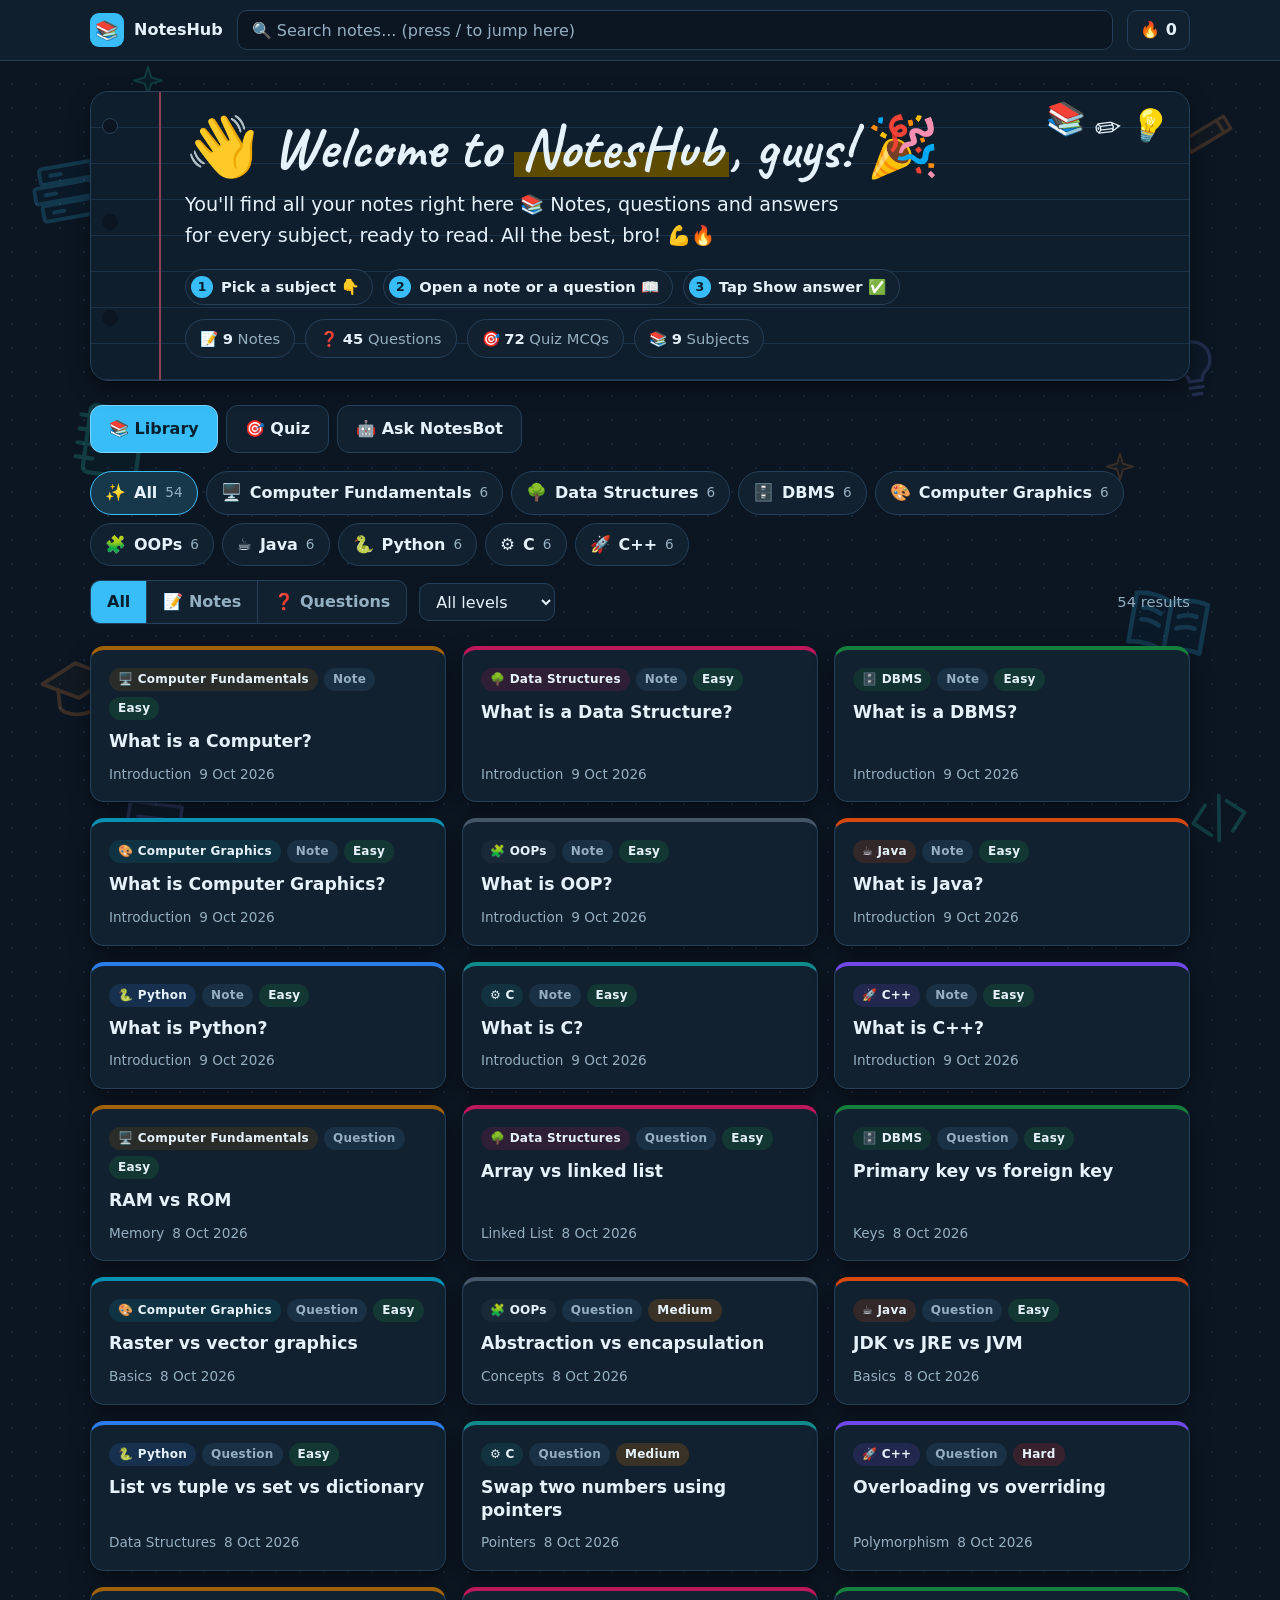
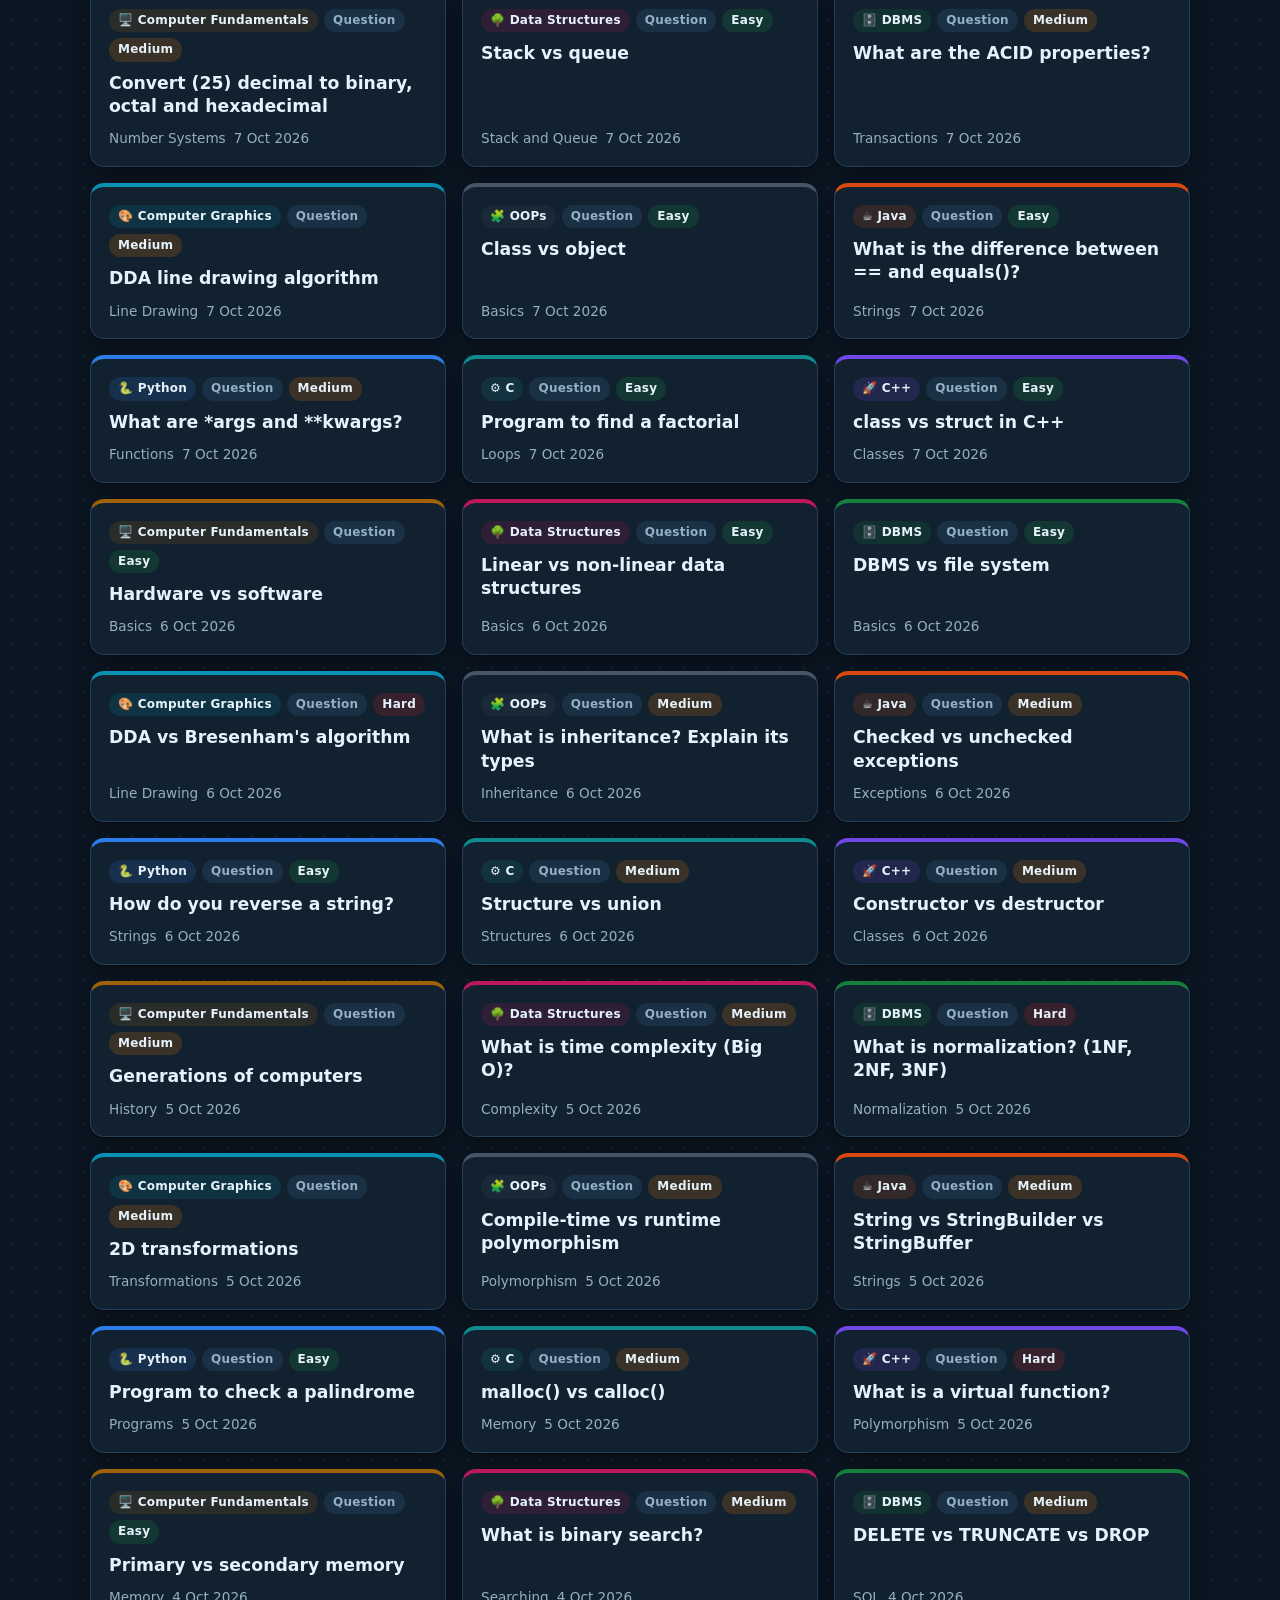
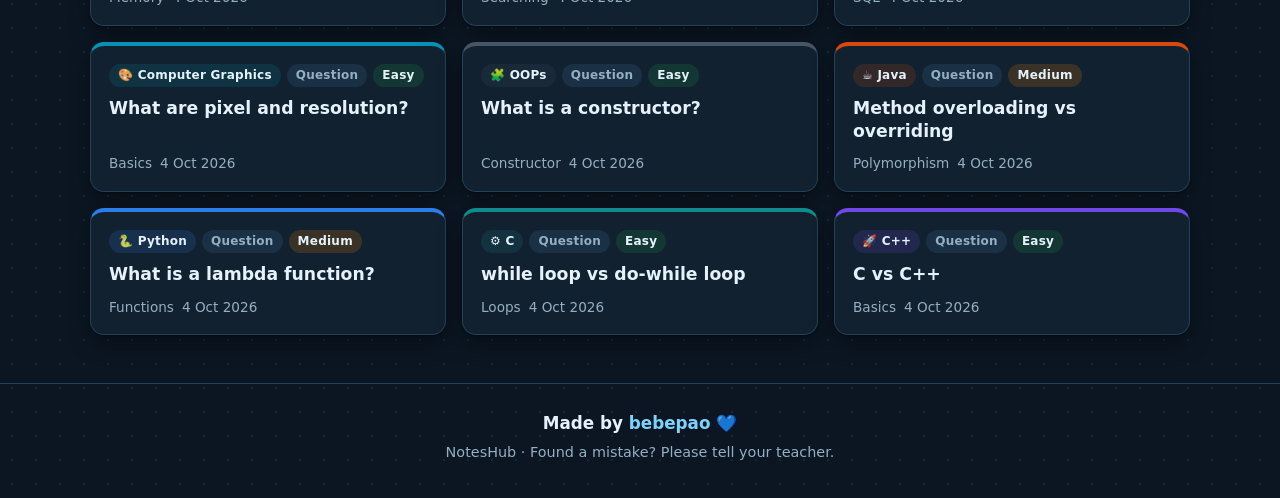
<file: index.html>
<!DOCTYPE html>
<html lang="en">
<head>
  <meta charset="UTF-8">
  <meta name="viewport" content="width=device-width, initial-scale=1">
  <title>NotesHub</title>
  <meta name="description" content="All your notes in one place: Computer Fundamentals, Data Structures, DBMS, Computer Graphics, OOPs, Java, Python, C and C++. With quizzes, a study streak and NotesBot.">
  <!-- Handwriting font for the welcome title. Optional: the site works without internet too. -->
  <link rel="preconnect" href="https://fonts.googleapis.com">
  <link rel="preconnect" href="https://fonts.gstatic.com" crossorigin>
  <link href="https://fonts.googleapis.com/css2?family=Caveat:wght@600;700&display=swap" rel="stylesheet">
  <link rel="stylesheet" href="style.css">
</head>
<body>

  <!-- Decorative background: books, notebooks, pencils and more -->
  <div class="doodles" aria-hidden="true">
    <svg width="0" height="0" style="position:absolute" focusable="false">
      <defs>
        <symbol id="d-books" viewBox="0 0 64 64">
          <g fill="currentColor" fill-opacity=".14" stroke="currentColor" stroke-width="3" stroke-linejoin="round" stroke-linecap="round">
            <rect x="10" y="44" width="46" height="12" rx="2"/>
            <rect x="6" y="30" width="44" height="12" rx="2"/>
            <rect x="12" y="16" width="40" height="12" rx="2"/>
            <path d="M18 50h8M14 36h8M20 22h8" fill="none"/>
          </g>
        </symbol>
        <symbol id="d-openbook" viewBox="0 0 64 64">
          <g fill="currentColor" fill-opacity=".14" stroke="currentColor" stroke-width="3" stroke-linejoin="round" stroke-linecap="round">
            <path d="M32 18c-6-4-16-5-24-3v33c8-2 18-1 24 3 6-4 16-5 24-3V15c-8-2-18-1-24 3z"/>
            <path d="M32 18v33" fill="none"/>
            <path d="M14 24c4-1 8 0 12 2M14 32c4-1 8 0 12 2M38 26c4-2 8-3 12-2M38 34c4-2 8-3 12-2" fill="none"/>
          </g>
        </symbol>
        <symbol id="d-notebook" viewBox="0 0 64 64">
          <g fill="currentColor" fill-opacity=".14" stroke="currentColor" stroke-width="3" stroke-linejoin="round" stroke-linecap="round">
            <rect x="16" y="8" width="38" height="48" rx="4"/>
            <path d="M10 16h12M10 26h12M10 36h12M10 46h12" fill="none"/>
            <path d="M28 20h18M28 29h18M28 38h12" fill="none"/>
          </g>
        </symbol>
        <symbol id="d-pencil" viewBox="0 0 64 64">
          <g fill="currentColor" fill-opacity=".14" stroke="currentColor" stroke-width="3" stroke-linejoin="round" stroke-linecap="round">
            <path d="M10 54l4-13L43 12l9 9-29 29z"/>
            <path d="M38 17l9 9M14 41l9 9" fill="none"/>
          </g>
        </symbol>
        <symbol id="d-sticky" viewBox="0 0 64 64">
          <g fill="currentColor" fill-opacity=".14" stroke="currentColor" stroke-width="3" stroke-linejoin="round" stroke-linecap="round">
            <path d="M10 10h44v30L40 54H10z"/>
            <path d="M40 54V40h14" fill="none"/>
            <path d="M18 22h28M18 31h20" fill="none"/>
          </g>
        </symbol>
        <symbol id="d-cap" viewBox="0 0 64 64">
          <g fill="currentColor" fill-opacity=".14" stroke="currentColor" stroke-width="3" stroke-linejoin="round" stroke-linecap="round">
            <path d="M32 12L4 26l28 14 28-14z"/>
            <path d="M16 33v12c0 4 7 8 16 8s16-4 16-8V33M58 27v17" fill="none"/>
          </g>
        </symbol>
        <symbol id="d-bulb" viewBox="0 0 64 64">
          <g fill="currentColor" fill-opacity=".14" stroke="currentColor" stroke-width="3" stroke-linejoin="round" stroke-linecap="round">
            <path d="M32 8a16 16 0 0 0-9 29c2 2 3 4 3 7h12c0-3 1-5 3-7A16 16 0 0 0 32 8z"/>
            <path d="M26 50h12M28 56h8" fill="none"/>
          </g>
        </symbol>
        <symbol id="d-code" viewBox="0 0 64 64">
          <g fill="none" stroke="currentColor" stroke-width="3.5" stroke-linejoin="round" stroke-linecap="round">
            <path d="M22 18L8 32l14 14M42 18l14 14-14 14M36 12l-8 40"/>
          </g>
        </symbol>
        <symbol id="d-spark" viewBox="0 0 64 64">
          <g fill="currentColor" fill-opacity=".2" stroke="currentColor" stroke-width="3" stroke-linejoin="round">
            <path d="M32 6l5 17 17 5-17 5-5 17-5-17-17-5 17-5z"/>
          </g>
        </symbol>
      </defs>
    </svg>

    <svg class="d k1" style="left:2%;  top:16%; --s:84px; --r:-10deg"><use href="#d-books"/></svg>
    <svg class="d k2" style="right:3%; top:11%; --s:72px; --r:14deg"><use href="#d-pencil"/></svg>
    <svg class="d k3" style="left:5%;  top:44%; --s:90px; --r:8deg"><use href="#d-notebook"/></svg>
    <svg class="d k4" style="right:4%; top:37%; --s:70px; --r:-8deg"><use href="#d-bulb"/></svg>
    <svg class="d k2" style="left:3%;  top:72%; --s:80px; --r:-6deg"><use href="#d-cap"/></svg>
    <svg class="d k1" style="right:5%; top:64%; --s:96px; --r:10deg"><use href="#d-openbook"/></svg>
    <svg class="d k3" style="right:2%; top:87%; --s:70px; --r:-12deg"><use href="#d-code"/></svg>
    <svg class="d k4" style="left:9%;  top:88%; --s:76px; --r:7deg"><use href="#d-sticky"/></svg>
    <svg class="d k3" style="left:10%; top:7%;  --s:40px; --r:0deg"><use href="#d-spark"/></svg>
    <svg class="d k2" style="right:11%;top:50%; --s:38px; --r:0deg"><use href="#d-spark"/></svg>
    <svg class="d k4" style="left:12%; top:58%; --s:36px; --r:0deg"><use href="#d-spark"/></svg>
  </div>

  <header class="topbar">
    <div class="wrap topbar-inner">
      <a class="brand" href="./" aria-label="NotesHub home">
        <span class="brand-mark" aria-hidden="true">📚</span>
        <span class="brand-name">NotesHub</span>
      </a>
      <div class="search">
        <label for="search" class="sr-only">Search notes and questions</label>
        <input id="search" type="search" placeholder="🔍 Search notes... (press / to jump here)" autocomplete="off">
      </div>
      <button id="streakBtn" class="streak" type="button" aria-label="Your study streak" title="Your study streak">
        <span aria-hidden="true">🔥</span><span id="streakNum">0</span>
      </button>
    </div>
  </header>

  <main class="wrap">

    <section class="hero">
      <div class="notebook">
        <p class="stickers" aria-hidden="true"><span>📚</span><span>✏️</span><span>💡</span></p>

        <h1><span class="wave" aria-hidden="true">👋</span> Welcome to <span class="hl">NotesHub</span>, guys! 🎉</h1>
        <p class="lead">You'll find all your notes right here 📚 Notes, questions and answers for every subject, ready to read. All the best, bro! 💪🔥</p>

        <ol class="howto" aria-label="How to use this site">
          <li>Pick a subject 👇</li>
          <li>Open a note or a question 📖</li>
          <li>Tap Show answer ✅</li>
        </ol>

        <ul class="stats" id="stats" aria-label="Site statistics"></ul>
      </div>
    </section>

    <nav class="tabs" id="tabs" aria-label="Sections">
      <button type="button" id="tab-library" data-view="library" aria-selected="true" aria-controls="view-library">📚 Library</button>
      <button type="button" id="tab-quiz" data-view="quiz" aria-selected="false" aria-controls="view-quiz">🎯 Quiz</button>
      <button type="button" id="tab-ask" data-view="ask" aria-selected="false" aria-controls="view-ask">🤖 Ask NotesBot</button>
    </nav>

    <!-- LIBRARY -->
    <div id="view-library" class="view">
      <section class="controls" aria-label="Filters">
        <div class="chips" id="subjectChips" role="group" aria-label="Choose a subject"></div>

        <div class="row">
          <div class="seg" id="typeSeg" role="group" aria-label="Choose a type">
            <button type="button" data-type="all" class="on" aria-pressed="true">All</button>
            <button type="button" data-type="note" aria-pressed="false">📝 Notes</button>
            <button type="button" data-type="question" aria-pressed="false">❓ Questions</button>
          </div>

          <label class="select">
            <span class="sr-only">Level</span>
            <select id="levelSel">
              <option value="all">All levels</option>
              <option value="Easy">🟢 Easy</option>
              <option value="Medium">🟠 Medium</option>
              <option value="Hard">🔴 Hard</option>
            </select>
          </label>

          <p class="count" id="count" aria-live="polite"></p>
        </div>
      </section>

      <section id="grid" class="grid" aria-label="List of notes and questions"></section>

      <div id="empty" class="empty" hidden>
        <p class="empty-title">Nothing found 🙈</p>
        <p>Try a different word or clear the filters.</p>
        <button id="resetBtn" class="btn" type="button">Clear filters</button>
      </div>
    </div>

    <!-- QUIZ -->
    <section id="view-quiz" class="view" hidden aria-label="Quiz">
      <div id="quizRoot"></div>
    </section>

    <!-- ASK NOTESBOT -->
    <section id="view-ask" class="view" hidden aria-label="Ask NotesBot">
      <div class="chat">
        <div class="chat-head">
          <span class="bot-avatar" aria-hidden="true">🤖</span>
          <div class="grow">
            <strong>NotesBot</strong>
            <p>Type any question. I search all the notes on this site and give you the best answer. Works offline.</p>
          </div>
          <button type="button" id="chatClear" class="btn small ghost">🧹 Clear</button>
        </div>

        <div id="chatLog" class="chat-log" aria-live="polite"></div>

        <div id="chatSuggest" class="suggest" aria-label="Example questions"></div>

        <form id="chatForm" class="chat-form" autocomplete="off">
          <label class="sr-only" for="chatInput">Your question</label>
          <input id="chatInput" type="text" placeholder="Ask anything, e.g. What is normalization?" maxlength="200">
          <button class="btn" type="submit">Send ➤</button>
        </form>
      </div>
    </section>

  </main>

  <footer class="footer">
    <div class="wrap">
      <p class="credit">Made by <strong>bebepao</strong> 💙</p>
      <p>NotesHub &middot; Found a mistake? Please tell your teacher.</p>
    </div>
  </footer>

  <!-- Reader (modal) -->
  <div id="overlay" class="overlay" hidden>
    <article class="reader" role="dialog" aria-modal="true" aria-labelledby="readerTitle" tabindex="-1">
      <header class="reader-head">
        <div class="reader-meta" id="readerMeta"></div>
        <button id="closeBtn" class="icon-btn" type="button" aria-label="Close">&times;</button>
      </header>
      <h2 id="readerTitle"></h2>
      <div id="readerBody" class="prose"></div>
      <footer class="reader-foot" id="readerFoot"></footer>
    </article>
  </div>

  <!-- Streak dialog -->
  <div id="dlg" class="overlay center" hidden>
    <div class="dialog" role="dialog" aria-modal="true" aria-labelledby="dlgTitle" tabindex="-1">
      <button id="dlgClose" class="icon-btn" type="button" aria-label="Close">&times;</button>
      <div id="dlgBody"></div>
    </div>
  </div>

  <div id="toast" class="toast" role="status" hidden></div>

  <script src="notes-data.js"></script>
  <script src="quiz-data.js"></script>
  <script src="app.js"></script>
  <script src="quiz.js"></script>
  <script src="ask.js"></script>
</body>
</html>
</file>
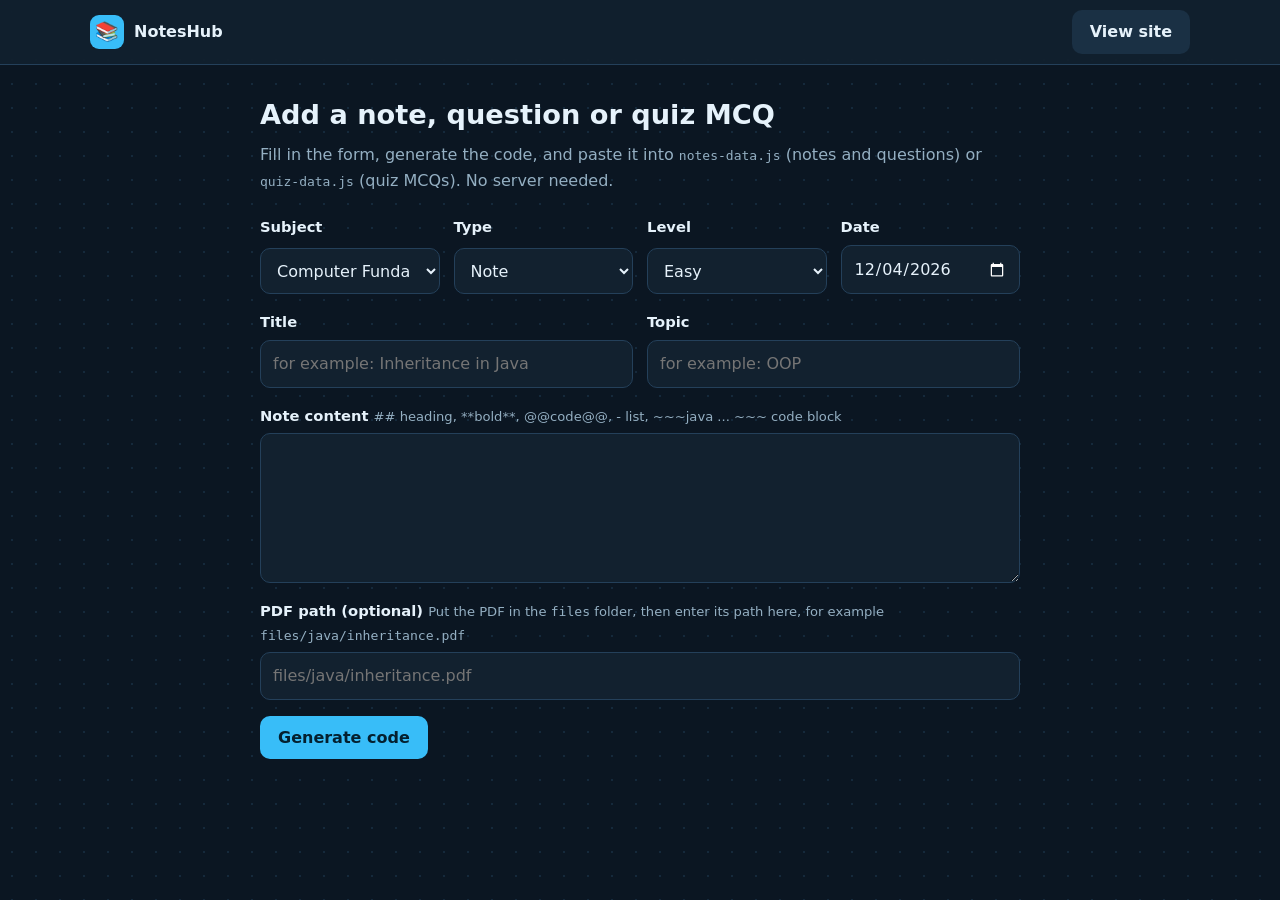
<file: admin.html>
<!DOCTYPE html>
<html lang="en">
<head>
  <meta charset="UTF-8">
  <meta name="viewport" content="width=device-width, initial-scale=1">
  <meta name="robots" content="noindex">
  <title>Add a Note | NotesHub</title>
  <link rel="stylesheet" href="style.css">
  <style>
    .admin { padding: 28px 0 56px; max-width: 760px; }
    .admin h1 { margin: 0 0 6px; font-size: 1.7rem; }
    .admin .lead { margin: 0 0 22px; color: var(--muted); }
    .form { display: grid; gap: 16px; }
    .two { display: grid; grid-template-columns: repeat(auto-fit, minmax(170px, 1fr)); gap: 14px; }
    .field { display: grid; gap: 6px; }
    .field label { font-weight: 700; font-size: .92rem; }
    .field .hint { color: var(--muted); font-size: .82rem; font-weight: 400; }
    .field input, .field select, .field textarea {
      width: 100%; padding: 10px 12px;
      border: 1px solid var(--line); border-radius: 10px; background: var(--surface);
    }
    .field textarea { min-height: 150px; resize: vertical; font-family: ui-monospace, Menlo, Consolas, monospace; font-size: .9rem; line-height: 1.5; }
    .out { margin-top: 26px; }
    .out pre { margin: 0; padding: 14px; border-radius: 12px; background: var(--code-bg); color: var(--code-ink); overflow-x: auto; font-size: .85rem; line-height: 1.5; max-height: 360px; }
    .steps { margin: 16px 0 0; padding-left: 20px; color: var(--muted); }
    .steps li { margin-bottom: 6px; }
    .actions { display: flex; flex-wrap: wrap; gap: 10px; align-items: center; }
    .actions .btn { margin-top: 0; }
    .err { color: #f87171; font-weight: 600; margin: 0; }
    [hidden] { display: none !important; }
  </style>
</head>
<body>

  <header class="topbar">
    <div class="wrap topbar-inner">
      <a class="brand" href="index.html">
        <span class="brand-mark" aria-hidden="true">📚</span>
        <span class="brand-name">NotesHub</span>
      </a>
      <span style="flex:1"></span>
      <a class="btn ghost" style="margin:0; text-decoration:none" href="index.html">View site</a>
    </div>
  </header>

  <main class="wrap admin">
    <h1>Add a note, question or quiz MCQ</h1>
    <p class="lead">Fill in the form, generate the code, and paste it into <code>notes-data.js</code> (notes and questions) or <code>quiz-data.js</code> (quiz MCQs). No server needed.</p>

    <form id="form" class="form" autocomplete="off">
      <div class="two">
        <div class="field">
          <label for="subject">Subject</label>
          <select id="subject">
            <option value="fundamentals">Computer Fundamentals</option>
            <option value="ds">Data Structures</option>
            <option value="dbms">DBMS</option>
            <option value="graphics">Computer Graphics</option>
            <option value="oops">OOPs</option>
            <option value="java">Java</option>
            <option value="python">Python</option>
            <option value="c">C</option>
            <option value="cpp">C++</option>
          </select>
        </div>
        <div class="field">
          <label for="type">Type</label>
          <select id="type">
            <option value="note">Note</option>
            <option value="question">Question</option>
            <option value="mcq">Quiz question (MCQ)</option>
          </select>
        </div>
        <div class="field" id="levelField">
          <label for="level">Level</label>
          <select id="level">
            <option>Easy</option>
            <option>Medium</option>
            <option>Hard</option>
          </select>
        </div>
        <div class="field" id="dateField">
          <label for="date">Date</label>
          <input id="date" type="date">
        </div>
      </div>

      <div class="two" id="titleRow">
        <div class="field">
          <label for="title">Title</label>
          <input id="title" type="text" placeholder="for example: Inheritance in Java">
        </div>
        <div class="field">
          <label for="topic">Topic</label>
          <input id="topic" type="text" placeholder="for example: OOP">
        </div>
      </div>

      <div class="field" id="contentField">
        <label for="content">Note content
          <span class="hint">## heading, **bold**, @@code@@, - list, ~~~java ... ~~~ code block</span>
        </label>
        <textarea id="content"></textarea>
      </div>

      <div class="field" id="questionField" hidden>
        <label for="question">Question</label>
        <textarea id="question"></textarea>
      </div>

      <div class="field" id="answerField" hidden>
        <label for="answer">Answer</label>
        <textarea id="answer"></textarea>
      </div>

      <div class="field" id="mcqFields" hidden>
        <div class="field">
          <label for="mq">Quiz question
            <span class="hint">You can use @@code@@ and **bold**</span>
          </label>
          <textarea id="mq" style="min-height:80px"></textarea>
        </div>
        <div class="two">
          <div class="field"><label for="o0">Option A</label><input id="o0" type="text"></div>
          <div class="field"><label for="o1">Option B</label><input id="o1" type="text"></div>
          <div class="field"><label for="o2">Option C</label><input id="o2" type="text"></div>
          <div class="field"><label for="o3">Option D</label><input id="o3" type="text"></div>
        </div>
        <div class="field">
          <label for="ans">Correct option</label>
          <select id="ans">
            <option value="0">A</option>
            <option value="1">B</option>
            <option value="2">C</option>
            <option value="3">D</option>
          </select>
        </div>
        <div class="field">
          <label for="expl">Short explanation (shown after the student answers)</label>
          <textarea id="expl" style="min-height:70px"></textarea>
        </div>
      </div>

      <div class="field" id="fileField">
        <label for="file">PDF path (optional)
          <span class="hint">Put the PDF in the <code>files</code> folder, then enter its path here, for example <code>files/java/inheritance.pdf</code></span>
        </label>
        <input id="file" type="text" placeholder="files/java/inheritance.pdf">
      </div>

      <p class="err" id="err" role="alert" hidden></p>

      <div class="actions">
        <button class="btn" type="submit">Generate code</button>
      </div>
    </form>

    <section class="out" id="out" hidden>
      <h2>Generated code</h2>
      <pre><code id="code"></code></pre>
      <div class="actions" style="margin-top:12px">
        <button class="btn" id="copyBtn" type="button">Copy code</button>
      </div>
      <ol class="steps" id="steps"></ol>
    </section>
  </main>

  <script src="notes-data.js"></script>
  <script src="quiz-data.js"></script>
  <script>
    (function () {
      "use strict";
      var $ = function (id) { return document.getElementById(id); };

      // Default to today's date
      var now = new Date();
      var iso = now.getFullYear() + "-" +
        String(now.getMonth() + 1).padStart(2, "0") + "-" +
        String(now.getDate()).padStart(2, "0");
      $("date").value = iso;

      function syncType() {
        var t = $("type").value;
        var isQ = t === "question";
        var isM = t === "mcq";
        $("contentField").hidden = t !== "note";
        $("questionField").hidden = !isQ;
        $("answerField").hidden = !isQ;
        $("mcqFields").hidden = !isM;
        ["levelField", "dateField", "titleRow", "fileField"].forEach(function (id) { $(id).hidden = isM; });
      }
      $("type").addEventListener("change", syncType);
      syncType();

      function slug(s) {
        return s.toLowerCase()
          .replace(/\+\+/g, "pp")
          .replace(/[^a-z0-9]+/g, "-")
          .replace(/^-+|-+$/g, "")
          .slice(0, 50);
      }

      function uniqueId(base) {
        var taken = {};
        (window.NOTES || []).forEach(function (n) { taken[n.id] = true; });
        var id = base, k = 2;
        while (taken[id]) { id = base + "-" + k; k++; }
        return id;
      }

      function showErr(msg) {
        $("err").textContent = msg;
        $("err").hidden = !msg;
      }

      $("form").addEventListener("submit", function (e) {
        e.preventDefault();
        showErr("");

        var type = $("type").value;
        var title = $("title").value.trim();
        var subject = $("subject").value;

        if (type === "mcq") { makeMcq(subject); return; }

        if (!title) { showErr("Please enter a title."); return; }

        var entry = {
          id: uniqueId(subject + "-" + (slug(title) || "note")),
          subject: subject,
          type: type,
          topic: $("topic").value.trim(),
          level: $("level").value,
          date: $("date").value,
          title: title
        };

        if (type === "note") {
          var c = $("content").value.trim();
          if (!c) { showErr("Please write the note content."); return; }
          entry.content = c;
        } else {
          var q = $("question").value.trim();
          var a = $("answer").value.trim();
          if (!q || !a) { showErr("Please write both the question and the answer."); return; }
          entry.question = q;
          entry.answer = a;
        }

        var file = $("file").value.trim();
        if (file) entry.file = file;

        // JSON is also a valid JavaScript object, so quotes and new lines stay safe.
        var text = JSON.stringify(entry, null, 2)
          .split("\n").map(function (l) { return "  " + l; }).join("\n") + ",";

        output(text, "notes-data.js", "window.NOTES = [");
      });

      function output(text, file, anchor) {
        $("code").textContent = text;
        $("steps").innerHTML =
          "<li>Open <code>" + file + "</code>.</li>" +
          "<li>Paste this code right below <code>" + anchor + "</code> (keep the comma at the end).</li>" +
          "<li>Save the file. Live Server will refresh the page automatically.</li>";
        $("out").hidden = false;
        $("out").scrollIntoView({ behavior: "smooth", block: "start" });
      }

      function makeMcq(subject) {
        var q = $("mq").value.trim();
        var opts = [0, 1, 2, 3].map(function (i) { return $("o" + i).value.trim(); });
        var expl = $("expl").value.trim();
        if (!q) { showErr("Please write the quiz question."); return; }
        if (opts.some(function (o) { return !o; })) { showErr("Please fill in all 4 options."); return; }
        if (!expl) { showErr("Please write a short explanation."); return; }
        var item = { s: subject, q: q, o: opts, a: +$("ans").value, e: expl };
        output("  " + JSON.stringify(item) + ",", "quiz-data.js", "window.QUIZ = [");
      }

      $("copyBtn").addEventListener("click", function () {
        var btn = this;
        var text = $("code").textContent;
        var done = function () {
          var old = btn.textContent;
          btn.textContent = "Copied";
          setTimeout(function () { btn.textContent = old; }, 1500);
        };
        if (navigator.clipboard && navigator.clipboard.writeText) {
          navigator.clipboard.writeText(text).then(done);
        } else {
          var ta = document.createElement("textarea");
          ta.value = text;
          document.body.appendChild(ta);
          ta.select();
          try { document.execCommand("copy"); } catch (err) { /* ignore */ }
          document.body.removeChild(ta);
          done();
        }
      });
    })();
  </script>
</body>
</html>
</file>
<file: style.css>
/* ---------- Theme: dark with sky blue accent ---------- */
:root {
  color-scheme: dark;
  --bg: #0b1622;
  --surface: #12212f;
  --text: #e6f2fb;
  --muted: #94afc2;
  --line: #24405a;
  --accent: #38bdf8;
  --accent-ink: #04202f;
  --accent-strong: #7dd3fc;
  --code-bg: #07111b;
  --code-ink: #e6f2fb;
  --inline-code: #1a3044;
  --shadow: 0 1px 2px rgba(0, 0, 0, .45), 0 8px 22px rgba(0, 0, 0, .35);
  --radius: 14px;
  --dot: #15293b;
  --paper: #0f1e2c;
  --rule: #1b3348;
  --margin: #8a4455;
  --hl: #5c4b00;
  --d1: #38bdf8;
  --d2: #fb923c;
  --d3: #2dd4bf;
  --d4: #818cf8;
  --do: .2;
  --hand: "Caveat", "Segoe Print", "Bradley Hand", "Comic Sans MS", cursive;
}

/* ---------- Base ---------- */
* { box-sizing: border-box; }

html { -webkit-text-size-adjust: 100%; }

body {
  margin: 0;
  background-color: var(--bg);
  background-image: radial-gradient(var(--dot) 1.2px, transparent 1.3px);
  background-size: 24px 24px;
  color: var(--text);
  font-family: system-ui, -apple-system, "Segoe UI", Roboto, "Noto Sans", "Noto Sans Devanagari", sans-serif;
  line-height: 1.6;
}

body.lock { overflow: hidden; }

.wrap { width: min(1100px, 100% - 32px); margin-inline: auto; }

.sr-only {
  position: absolute; width: 1px; height: 1px; margin: -1px; padding: 0;
  overflow: hidden; clip: rect(0, 0, 0, 0); white-space: nowrap; border: 0;
}

button, input, select, textarea { font: inherit; color: inherit; }

:focus-visible { outline: 3px solid var(--accent-strong); outline-offset: 2px; }

/* ---------- Top bar ---------- */
.topbar {
  position: sticky; top: 0; z-index: 20;
  background: color-mix(in srgb, var(--surface) 92%, transparent);
  backdrop-filter: blur(8px);
  border-bottom: 1px solid var(--line);
}

.topbar-inner { display: flex; align-items: center; gap: 14px; padding-block: 10px; }

.brand { display: flex; align-items: center; gap: 10px; text-decoration: none; color: var(--text); font-weight: 700; }

.brand-mark {
  display: grid; place-items: center;
  width: 34px; height: 34px; border-radius: 9px;
  background: var(--accent); color: var(--accent-ink);
  font-size: 19px; line-height: 1;
}

.search { flex: 1; min-width: 0; }

.search input {
  width: 100%; height: 40px; padding: 0 14px;
  border: 1px solid var(--line); border-radius: 10px;
  background: var(--bg);
}

.search input::placeholder { color: var(--muted); }

.icon-btn {
  display: grid; place-items: center;
  width: 40px; height: 40px; flex: none;
  border: 1px solid var(--line); border-radius: 10px;
  background: var(--surface); cursor: pointer; font-size: 20px; line-height: 1;
}

.icon-btn:hover { border-color: var(--accent-strong); }

/* ---------- Background doodles ---------- */
.doodles { position: fixed; inset: 0; z-index: 0; overflow: hidden; pointer-events: none; }
.doodles .d { position: absolute; width: var(--s); height: var(--s); transform: rotate(var(--r)); opacity: var(--do); color: var(--d1); }
.doodles .k1 { color: var(--d1); }
.doodles .k2 { color: var(--d2); }
.doodles .k3 { color: var(--d3); }
.doodles .k4 { color: var(--d4); }

main, .footer { position: relative; z-index: 1; }

/* ---------- Hero (notebook page) ---------- */
.hero { padding: 30px 0 14px; }

.notebook {
  --m: clamp(36px, 7vw, 68px);
  position: relative;
  padding: 24px clamp(16px, 4vw, 36px) 22px calc(var(--m) + clamp(14px, 3vw, 26px));
  border: 1px solid var(--line);
  border-radius: 18px;
  background:
    linear-gradient(to right, transparent var(--m), var(--margin) var(--m), var(--margin) calc(var(--m) + 2px), transparent calc(var(--m) + 2px)),
    repeating-linear-gradient(to bottom, transparent 0, transparent 35px, var(--rule) 35px, var(--rule) 36px),
    var(--paper);
  box-shadow: var(--shadow);
  overflow: hidden;
}

/* punched holes */
.notebook::before {
  content: "";
  position: absolute; left: 11px; top: 26px;
  width: 14px; height: 14px; border-radius: 50%;
  background: var(--bg); border: 1px solid var(--line);
  box-shadow: 0 96px 0 var(--bg), 0 192px 0 var(--bg);
}

.hero h1 {
  margin: 0 0 10px;
  font-family: var(--hand);
  font-weight: 700;
  font-size: clamp(2.2rem, 4.4vw + 1rem, 3.7rem);
  line-height: 1.08;
  text-wrap: balance;
}

.hl {
  padding: 0 .12em;
  background: linear-gradient(transparent 56%, var(--hl) 56%, var(--hl) 90%, transparent 90%);
}

.wave { display: inline-block; transform-origin: 70% 75%; animation: wave 1.8s ease-in-out 1; }

@keyframes wave {
  0%, 100% { transform: rotate(0); }
  20% { transform: rotate(16deg); }
  40% { transform: rotate(-10deg); }
  60% { transform: rotate(14deg); }
  80% { transform: rotate(-6deg); }
}

.hero .lead { margin: 0; max-width: 56ch; color: var(--text); font-size: clamp(1.02rem, .9rem + .5vw, 1.2rem); font-weight: 500; }

.stickers { position: absolute; top: 14px; right: 20px; display: flex; gap: 8px; margin: 0; font-size: 2rem; line-height: 1; transform: rotate(5deg); }
.stickers span:nth-child(2) { transform: rotate(-12deg) translateY(6px); }
.stickers span:nth-child(3) { transform: rotate(10deg); }

@media (min-width: 701px) { .notebook h1 { padding-right: 140px; } }
@media (max-width: 700px) { .stickers { display: none; } }

.howto { counter-reset: step; display: flex; flex-wrap: wrap; gap: 8px 10px; margin: 18px 0 0; padding: 0; list-style: none; }

.howto li {
  counter-increment: step;
  display: inline-flex; align-items: center; gap: 8px;
  padding: 5px 13px 5px 5px; border: 1px solid var(--line); border-radius: 999px;
  background: var(--surface); font-size: .92rem; font-weight: 600;
}

.howto li::before {
  content: counter(step);
  display: grid; place-items: center; width: 22px; height: 22px; border-radius: 50%;
  background: var(--accent); color: var(--accent-ink); font-size: .78rem; font-weight: 800;
}

.stats { display: flex; flex-wrap: wrap; gap: 10px; margin: 14px 0 0; padding: 0; list-style: none; }

.stats li {
  padding: 7px 14px; border: 1px solid var(--line); border-radius: 999px;
  background: var(--surface); font-size: .92rem; color: var(--muted);
}

.stats strong { color: var(--text); }

@media (max-width: 700px) { .doodles .d { width: calc(var(--s) * .62); height: calc(var(--s) * .62); } }

/* ---------- Controls ---------- */
.controls { margin: 18px 0 22px; display: grid; gap: 14px; }

.chips { display: flex; flex-wrap: wrap; gap: 8px; }

.chip {
  --c: var(--accent);
  display: inline-flex; align-items: center; gap: 8px;
  padding: 8px 14px; border-radius: 999px;
  border: 1px solid var(--line); background: var(--surface);
  cursor: pointer; font-weight: 600;
}

.chip .dot { width: 9px; height: 9px; border-radius: 50%; background: var(--c); }
.chip .ico { font-size: 1.05rem; line-height: 1; }
.chip .n { color: var(--muted); font-weight: 500; font-size: .85rem; }
.chip:hover { border-color: var(--c); }

.chip.on {
  border-color: var(--c);
  background: color-mix(in srgb, var(--c) 14%, var(--surface));
}

.row { display: flex; flex-wrap: wrap; align-items: center; gap: 12px; }

.seg { display: inline-flex; border: 1px solid var(--line); border-radius: 10px; overflow: hidden; background: var(--surface); }

.seg button {
  padding: 8px 16px; border: 0; background: transparent; cursor: pointer; font-weight: 600; color: var(--muted);
}

.seg button + button { border-left: 1px solid var(--line); }
.seg button.on { background: var(--accent); color: var(--accent-ink); }

.select select {
  height: 38px; padding: 0 12px;
  border: 1px solid var(--line); border-radius: 10px; background: var(--surface);
}

.count { margin: 0 0 0 auto; color: var(--muted); font-size: .92rem; }

/* ---------- Cards ---------- */
.grid { display: grid; grid-template-columns: repeat(auto-fill, minmax(290px, 1fr)); gap: 16px; padding-bottom: 48px; }

.card {
  --c: var(--accent);
  position: relative; display: flex; flex-direction: column; gap: 10px;
  padding: 18px 18px 16px; text-align: left;
  border: 1px solid var(--line); border-top: 4px solid var(--c); border-radius: var(--radius);
  background: var(--surface); box-shadow: var(--shadow);
  cursor: pointer; transition: transform .15s ease, border-color .15s ease;
}

.card:hover { transform: translateY(-2px); border-color: var(--c); }

.card-top { display: flex; flex-wrap: wrap; align-items: center; gap: 6px; }

.badge {
  display: inline-block; padding: 2px 9px; border-radius: 999px;
  font-size: .75rem; font-weight: 700; letter-spacing: .02em;
  background: var(--inline-code); color: var(--muted);
}

.badge.subject { background: color-mix(in srgb, var(--c) 16%, transparent); color: var(--text); }
.badge.new { background: #15803d; color: #fff; }
.badge.Easy { background: color-mix(in srgb, #16a34a 18%, transparent); color: var(--text); }
.badge.Medium { background: color-mix(in srgb, #d97706 20%, transparent); color: var(--text); }
.badge.Hard { background: color-mix(in srgb, #dc2626 18%, transparent); color: var(--text); }

.card h3 { margin: 0; font-size: 1.08rem; line-height: 1.35; }

.card .meta { margin-top: auto; display: flex; justify-content: space-between; gap: 8px; color: var(--muted); font-size: .85rem; }

.empty { text-align: center; padding: 48px 16px 72px; color: var(--muted); }
.empty-title { margin: 0 0 4px; font-size: 1.2rem; font-weight: 700; color: var(--text); }

.btn {
  margin-top: 12px; padding: 9px 18px; border: 0; border-radius: 10px;
  background: var(--accent); color: var(--accent-ink); font-weight: 700; cursor: pointer;
}

.btn.ghost { background: var(--inline-code); color: var(--text); }

/* ---------- Reader ---------- */
.overlay {
  position: fixed; inset: 0; z-index: 50;
  display: flex; justify-content: center; align-items: flex-start;
  padding: 24px 12px; overflow-y: auto;
  background: rgba(8, 12, 20, .6);
}

.overlay[hidden] { display: none; }

.reader {
  --c: var(--accent);
  width: min(780px, 100%);
  padding: 22px clamp(16px, 4vw, 32px) 28px;
  border-radius: 18px; border-top: 6px solid var(--c);
  background: var(--surface); box-shadow: var(--shadow);
}

.reader:focus { outline: none; }

.reader-head { display: flex; justify-content: space-between; align-items: flex-start; gap: 12px; }
.reader-meta { display: flex; flex-wrap: wrap; gap: 6px; }

.reader h2 { margin: 14px 0 14px; font-size: clamp(1.35rem, 2.4vw + .6rem, 1.8rem); line-height: 1.25; }

.reader-foot { display: flex; flex-wrap: wrap; align-items: center; gap: 10px; margin-top: 22px; padding-top: 16px; border-top: 1px solid var(--line); color: var(--muted); font-size: .9rem; }
.reader-foot .btn { margin-top: 0; text-decoration: none; }

/* ---------- Prose ---------- */
.prose h3 { margin: 22px 0 8px; font-size: 1.12rem; }
.prose p { margin: 0 0 12px; }
.prose ul { margin: 0 0 14px; padding-left: 22px; }
.prose li { margin-bottom: 6px; }

.prose code {
  padding: 1px 6px; border-radius: 6px; background: var(--inline-code);
  font-family: ui-monospace, "Cascadia Code", Menlo, Consolas, monospace; font-size: .9em;
}

.codebox { margin: 0 0 16px; border-radius: 12px; overflow: hidden; background: var(--code-bg); }

.codebar {
  display: flex; justify-content: space-between; align-items: center;
  padding: 6px 8px 6px 14px; color: #9aa3b5; font-size: .78rem;
  font-family: ui-monospace, Menlo, Consolas, monospace; text-transform: lowercase;
  border-bottom: 1px solid rgba(255, 255, 255, .08);
}

.copy {
  padding: 4px 10px; border: 1px solid rgba(255, 255, 255, .18); border-radius: 7px;
  background: transparent; color: #cfd6e4; cursor: pointer; font-size: .78rem;
}

.copy:hover { background: rgba(255, 255, 255, .08); }

.codebox pre { margin: 0; padding: 14px; overflow-x: auto; color: var(--code-ink); }

.codebox pre code {
  padding: 0; background: none; color: inherit;
  font-size: .88rem; line-height: 1.55; white-space: pre;
}

.tablewrap { overflow-x: auto; margin: 0 0 16px; }
.prose table { width: 100%; border-collapse: collapse; font-size: .95rem; }
.prose th, .prose td { padding: 8px 12px; border: 1px solid var(--line); text-align: left; vertical-align: top; }
.prose th { background: var(--inline-code); }

.qbox { padding: 14px 16px; margin-bottom: 14px; border-left: 4px solid var(--c); border-radius: 8px; background: var(--inline-code); }
.qbox > :last-child { margin-bottom: 0; }
.qlabel { margin: 0 0 6px; font-size: .78rem; font-weight: 800; letter-spacing: .08em; text-transform: uppercase; color: var(--muted); }
.answer[hidden] { display: none; }

/* ---------- Footer ---------- */
.footer { border-top: 1px solid var(--line); padding: 26px 0 34px; color: var(--muted); font-size: .9rem; text-align: center; }
.footer p { margin: 0; }
.footer .credit { margin-bottom: 4px; color: var(--text); font-size: 1.05rem; font-weight: 700; }
.footer .credit strong { color: var(--accent-strong); }

/* ---------- Small screens ---------- */
@media (max-width: 560px) {
  .brand-name { display: none; }
  .count { margin-left: 0; width: 100%; }
}

@media (prefers-reduced-motion: reduce) {
  .wave { animation: none; }
  .card { transition: none; }
  .card:hover { transform: none; }
}

@media print {
  .doodles, .topbar, .controls, .footer, .grid, .reader-head .icon-btn, .reader-foot .btn, .copy { display: none !important; }
  .overlay { position: static; background: none; padding: 0; }
  .reader { box-shadow: none; }
  .answer[hidden] { display: block !important; }
}


/* ============================================================
   Features: tabs, streak, dialog, toast, quiz, NotesBot, confetti
   ============================================================ */
.muted { color: var(--muted); }
.btn.big { padding: 12px 26px; font-size: 1.05rem; }
.btn.small { padding: 7px 14px; font-size: .88rem; margin-top: 0; }
.btn:hover { filter: brightness(.96); }
.btn:disabled { opacity: .5; cursor: not-allowed; }

/* streak button in the top bar */
.streak {
  display: inline-flex; align-items: center; gap: 6px; flex: none;
  height: 40px; padding: 0 12px; border: 1px solid var(--line); border-radius: 10px;
  background: var(--surface); cursor: pointer; font-weight: 800; white-space: nowrap;
}
.streak:hover { border-color: var(--accent-strong); }
.streak.hot { border-color: #c2680c; background: #3a2412; }

/* tabs */
.tabs { display: flex; flex-wrap: wrap; gap: 8px; margin: 10px 0 18px; }
.tabs button {
  padding: 10px 18px; border: 1px solid var(--line); border-radius: 12px;
  background: var(--surface); font-weight: 700; cursor: pointer;
}
.tabs button:hover { border-color: var(--accent-strong); }
.tabs button[aria-selected="true"] { background: var(--accent); color: var(--accent-ink); border-color: var(--accent-strong); }
.view[hidden] { display: none; }
.view { padding-bottom: 48px; }
#view-library { padding-bottom: 0; }

/* generic panel */
.panel {
  padding: clamp(16px, 3vw, 26px); border: 1px solid var(--line); border-radius: var(--radius);
  background: var(--surface); box-shadow: var(--shadow); max-width: 820px;
}
.panel h2 { margin: 0 0 4px; font-size: 1.45rem; }
.panel p { margin: 0 0 12px; }
.label { margin: 16px 0 8px !important; font-size: .78rem; font-weight: 800; letter-spacing: .08em; text-transform: uppercase; color: var(--muted); }

/* dialog (streak) */
.overlay.center { align-items: center; }
.dialog {
  position: relative; width: min(460px, 100%); padding: 24px clamp(16px, 4vw, 28px) 26px;
  border-radius: 18px; border-top: 6px solid var(--accent);
  background: var(--surface); box-shadow: var(--shadow);
}
.dialog:focus { outline: none; }
.dialog .icon-btn { position: absolute; top: 12px; right: 12px; }
.dialog h2 { margin: 0 0 12px; font-size: 1.35rem; }
.streak-hero { display: flex; align-items: center; gap: 14px; margin-bottom: 6px; }
.streak-hero .flame { font-size: 3rem; line-height: 1; }
.streak-hero .num { font-family: var(--hand); font-size: 3.6rem; font-weight: 700; line-height: 1; }
.streak-hero .unit { color: var(--muted); font-weight: 700; }
.week { display: grid; grid-template-columns: repeat(7, 1fr); gap: 6px; margin: 16px 0; }
.day { display: grid; justify-items: center; gap: 4px; font-size: .74rem; color: var(--muted); font-weight: 600; }
.day i {
  display: grid; place-items: center; width: 34px; height: 34px; border-radius: 50%;
  border: 2px dashed var(--line); font-style: normal; font-size: 1rem;
}
.day.done i { border: 2px solid #fb923c; background: #3a2412; }
.day.today i { box-shadow: 0 0 0 3px color-mix(in srgb, var(--accent) 55%, transparent); }
.mini-stats { display: flex; flex-wrap: wrap; gap: 10px; margin: 0 0 12px; padding: 0; list-style: none; }
.mini-stats li { padding: 6px 12px; border: 1px solid var(--line); border-radius: 999px; background: var(--bg); font-size: .9rem; }

/* toast */
.toast {
  position: fixed; left: 50%; bottom: calc(18px + env(safe-area-inset-bottom, 0px)); z-index: 80;
  transform: translateX(-50%); max-width: calc(100% - 32px);
  padding: 12px 18px; border-radius: 999px; background: var(--surface); color: var(--text); border: 1px solid var(--accent);
  font-weight: 700; box-shadow: var(--shadow); text-align: center;
}
.toast[hidden] { display: none; }

/* confetti */
.confetti { position: fixed; inset: 0; z-index: 90; overflow: hidden; pointer-events: none; }
.confetti span { position: absolute; top: -40px; animation: fall 2.4s ease-in forwards; }
@keyframes fall { to { transform: translateY(110vh) rotate(380deg); } }

/* quiz */
.qtop { display: flex; justify-content: space-between; gap: 10px; margin-bottom: 8px; font-weight: 700; color: var(--muted); font-size: .92rem; }
.progressbar { height: 8px; margin-bottom: 14px; border-radius: 99px; background: var(--inline-code); overflow: hidden; }
.progressbar i { display: block; height: 100%; background: var(--accent); border-radius: 99px; transition: width .3s ease; }
.qtext { margin: 10px 0 14px; font-size: 1.1rem; font-weight: 600; }
.qtext p { margin: 0 0 8px; }
.opts { display: grid; gap: 10px; }
.opt {
  display: flex; align-items: center; gap: 12px; width: 100%; padding: 12px 14px; text-align: left;
  border: 2px solid var(--line); border-radius: 12px; background: var(--surface); cursor: pointer; font-weight: 600;
}
.opt .key {
  display: grid; place-items: center; flex: none; width: 28px; height: 28px; border-radius: 8px;
  background: var(--inline-code); font-weight: 800; font-size: .85rem;
}
.opt .txt { min-width: 0; overflow-wrap: anywhere; }
.opt:hover:not(:disabled) { border-color: var(--accent-strong); }
.opt:disabled { cursor: default; }
.opt.correct { border-color: #22c55e; background: #0f2e1f; }
.opt.wrong { border-color: #ef4444; background: #3a1518; }
.opt.correct .key { background: #15803d; color: #fff; }
.opt.wrong .key { background: #b91c1c; color: #fff; }
.feedback { margin-top: 14px; padding: 12px 14px; border: 1px solid; border-radius: 12px; }
.feedback.ok { background: #0f2e1f; border-color: #166534; }
.feedback.no { background: #3a1518; border-color: #7f1d1d; }
.feedback p { margin: 0 0 4px; }
.qnav { display: flex; justify-content: space-between; align-items: center; gap: 10px; margin-top: 16px; }
.qnav .btn { margin-top: 0; }
.result { text-align: center; }
.result .trophy { font-size: 3.4rem; line-height: 1.1; }
.result .score { margin: 4px 0; font-family: var(--hand); font-size: 3.6rem; font-weight: 700; line-height: 1; }
.result .actions { display: flex; flex-wrap: wrap; justify-content: center; gap: 10px; margin-top: 16px; }
.result .actions .btn { margin-top: 0; }
.review { margin: 16px 0 0; padding: 0; list-style: none; display: grid; gap: 10px; text-align: left; }
.review li { padding: 12px 14px; border: 1px solid var(--line); border-radius: 12px; background: var(--bg); }
.review p { margin: 0 0 4px; }

/* NotesBot */
.chat { display: grid; grid-template-columns: minmax(0, 1fr); gap: 12px; max-width: 860px; }
.chat > * { min-width: 0; }
.chat-head {
  display: flex; align-items: center; gap: 12px; padding: 14px 16px;
  border: 1px solid var(--line); border-radius: var(--radius); background: var(--surface);
}
.chat-head p { margin: 0; color: var(--muted); font-size: .9rem; }
.chat-head .grow { flex: 1; min-width: 0; }
.bot-avatar {
  display: grid; place-items: center; flex: none; width: 48px; height: 48px; border-radius: 14px;
  background: var(--accent); font-size: 1.7rem;
}
.chat-log {
  position: relative; display: grid; grid-template-columns: minmax(0, 1fr); align-content: start; gap: 12px; min-height: 280px; max-height: 62vh; overflow-y: auto;
  padding: 14px; border: 1px solid var(--line); border-radius: var(--radius); background: var(--surface);
}
.chat-log > * { min-width: 0; }
.msg { max-width: min(100%, 680px); padding: 10px 14px; border-radius: 16px; line-height: 1.55; overflow-wrap: anywhere; }
.msg.me { justify-self: end; background: var(--accent); color: var(--accent-ink); border-bottom-right-radius: 4px; font-weight: 600; }
.msg.bot { justify-self: start; background: var(--inline-code); border-bottom-left-radius: 4px; }
.msg.bot .src { margin: 0 0 6px; font-size: .85rem; color: var(--muted); }
.msg.bot .prose h3 { margin-top: 10px; }
.msg.bot p { margin: 0 0 8px; }
.msg.bot ul { margin: 0 0 8px; }
.bot-actions { display: flex; flex-wrap: wrap; gap: 8px; margin-top: 8px; }
.rel-label { margin: 12px 0 6px !important; font-size: .8rem; font-weight: 800; color: var(--muted); }
.rel-chips { display: flex; flex-wrap: wrap; gap: 6px; }
.rel-chips button, .suggest button {
  padding: 6px 12px; border: 1px solid var(--line); border-radius: 999px; background: var(--surface); cursor: pointer; font-size: .88rem; font-weight: 600;
}
.rel-chips button:hover, .suggest button:hover { border-color: var(--accent-strong); }
.suggest { display: flex; flex-wrap: wrap; gap: 8px; }
.dots { display: inline-flex; gap: 4px; padding: 4px 0; }
.dots i { width: 8px; height: 8px; border-radius: 50%; background: var(--accent-strong); opacity: .35; animation: blink 1s infinite; }
.dots i:nth-child(2) { animation-delay: .15s; }
.dots i:nth-child(3) { animation-delay: .3s; }
@keyframes blink { 50% { opacity: 1; } }
.chat-form { display: flex; gap: 8px; }
.chat-form input { flex: 1; min-width: 0; height: 46px; padding: 0 14px; border: 1px solid var(--line); border-radius: 12px; background: var(--surface); }
.chat-form .btn { margin-top: 0; padding-inline: 20px; }

@media (prefers-reduced-motion: reduce) {
  .dots i { animation: none; opacity: .7; }
  .progressbar i { transition: none; }
}

#quizRoot { scroll-margin-top: 80px; }
</file>
